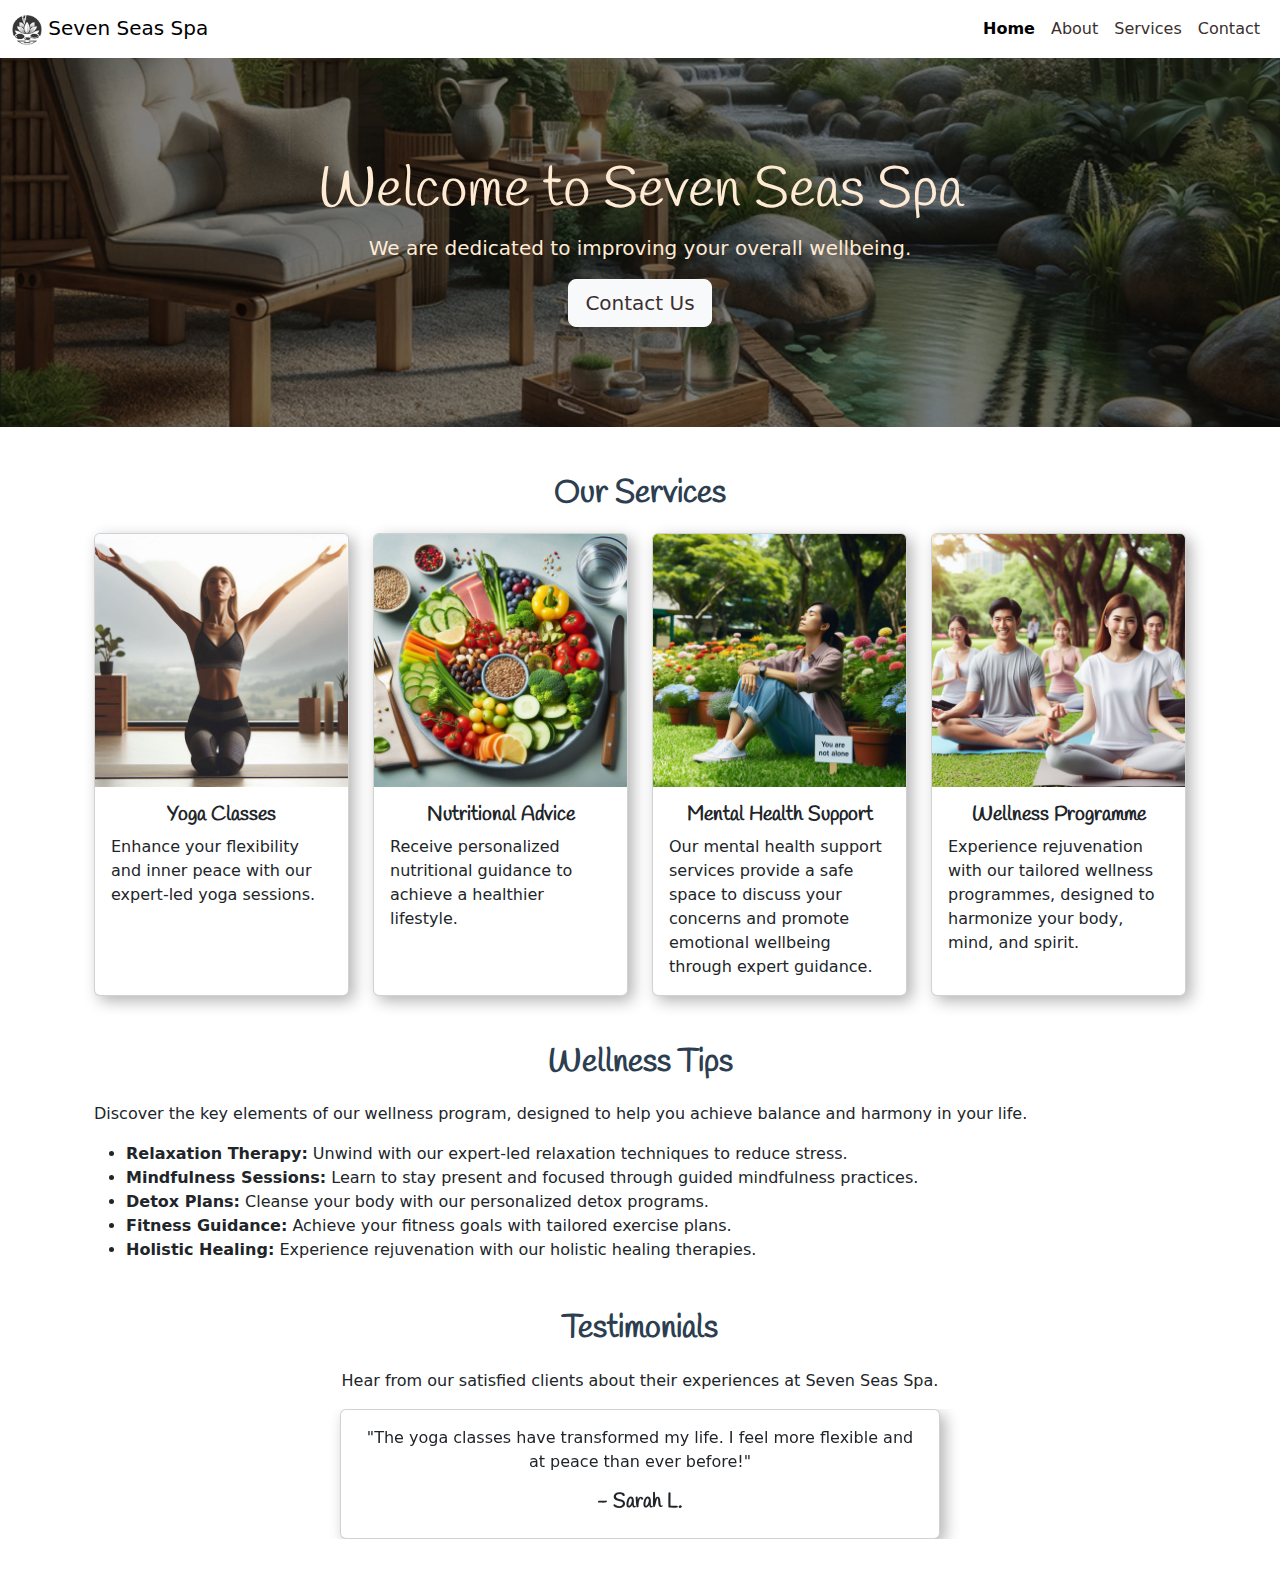
<file: index.html>
<!DOCTYPE html>
<html lang="en">

<head>
    <meta charset="UTF-8">
    <meta name="viewport" content="width=device-width, initial-scale=1.0">
    <link href="https://cdn.jsdelivr.net/npm/bootstrap@5.3.3/dist/css/bootstrap.min.css" rel="stylesheet"
        integrity="sha384-QWTKZyjpPEjISv5WaRU9OFeRpok6YctnYmDr5pNlyT2bRjXh0JMhjY6hW+ALEwIH" crossorigin="anonymous">
    <link href="https://fonts.googleapis.com/css2?family=Handlee&display=swap" rel="stylesheet">
    <title>Seven Seas Spa</title>
<link rel="stylesheet" href="assets/css/styles.css">
  
</head>

<body>
<!-- Nav Section -->
    <nav class="navbar navbar-expand-lg navbar-light bg-white navbar-custom">
        <div class="container-fluid">
            <a class="navbar-brand" href="#">
                <img src="assets/images/logo.png" alt="Logo" width="30" height="30">
                Seven Seas Spa
            </a>
            <button class="navbar-toggler" type="button" data-bs-toggle="collapse" data-bs-target="#navbarNav"
                aria-controls="navbarNav" aria-expanded="false" aria-label="Toggle navigation">
                <span class="navbar-toggler-icon"></span>
            </button>
            <div class="collapse navbar-collapse" id="navbarNav">
                <ul class="navbar-nav ms-auto">
                    <li class="nav-item">
                        <a class="nav-link active" aria-current="page" href="#">Home</a>
                    </li>
                    <li class="nav-item">
                        <a class="nav-link" href="#">About</a>
                    </li>
                    <li class="nav-item">
                        <a class="nav-link" href="#">Services</a>
                    </li>
                    <li class="nav-item">
                        <a class="nav-link" href="#">Contact</a>
                    </li>
                </ul>
            </div>
        </div>
    </nav>
<!-- Hero section -->
 <header class="hero-section text-center">
    <div class="container-fluid">
        <h1 class="display-4">Welcome to Seven Seas Spa</h1>
        <p class="lead">We are dedicated to improving your overall wellbeing.</p>
        <a href="#" class="btn btn-light btn-lg">Contact Us</a>
    </div>
</header>

    <!-- Main Section -->
     <main class=" container my-5">
        <div class="container">
    <!-- Services section -->
    <section class="my-5">
        <h2 class="Display-5">Our Services</h2>
        <div class="row row-cols-1 row-cols-md-2 row-cols-lg-4 g-4">
            <div class="col">
                <div class="card h-100">
                    <img src="assets/images/yoga.png" class="card-img-top" alt="Yoga class session with a serene background">
                    <div class="card-body">
                        <h5 class="card-title">Yoga Classes</h5>
                        <p class="card-text">Enhance your flexibility and inner peace with our expert-led yoga sessions.</p>
                    </div>
                </div>
            </div>
            <div class="col">
                <div class="card h-100">
                    <img src="assets/images/nutrition.png" class="card-img-top" alt="A variety of fresh and healthy food items representing nutritional advice">
                    <div class="card-body">
                        <h5 class="card-title">Nutritional Advice</h5>
                        <p class="card-text">Receive personalized nutritional guidance to achieve a healthier lifestyle.</p>
                    </div>
                </div>
            </div>
            <div class="col">
                <div class="card h-100">
                    <img src="assets/images/mental_health.png" class="card-img-top" alt="A peaceful person in a nature scene symbolizing mental health support and tranquility">
                    <div class="card-body">
                        <h5 class="card-title">Mental Health Support</h5>
                        <p class="card-text">Our mental health support services provide a safe space to discuss your concerns and promote emotional wellbeing through expert guidance.</p>
                    </div>
                </div>
            </div>
            <div class="col">
                <div class="card h-100">
                    <img src="assets/images/wellness.png" class="card-img-top" alt="A serene setting with people meditation representing relaxation and wellness">
                    <div class="card-body">
                        <h5 class="card-title">Wellness Programme</h5>
                        <p class="card-text">Experience rejuvenation with our tailored wellness programmes, designed to harmonize your body, mind, and spirit.</p>
                    </div>
                </div>
            </div>
        </div>
    </section>
    
<!-- Wellness Section -->
<section class="my-5">
    <h2 class="Display-5">Wellness Tips</h2>
    <p>Discover the key elements of our wellness program, designed to help you achieve balance and harmony in your life.</p>
    <ul>
        <li><strong>Relaxation Therapy:</strong> Unwind with our expert-led relaxation techniques to reduce stress.</li>
        <li><strong>Mindfulness Sessions:</strong> Learn to stay present and focused through guided mindfulness practices.</li>
        <li><strong>Detox Plans:</strong> Cleanse your body with our personalized detox programs.</li>
        <li><strong>Fitness Guidance:</strong> Achieve your fitness goals with tailored exercise plans.</li>
        <li><strong>Holistic Healing:</strong> Experience rejuvenation with our holistic healing therapies.</li>
    </ul>
</section>

<!-- Testimonial Section -->
<section class="my-5">
    <h2 class="Display-5 text-center">Testimonials</h2>
    <p class="text-center">Hear from our satisfied clients about their experiences at Seven Seas Spa.</p>
    <div id="testimonialCarousel" class="carousel slide" data-bs-ride="carousel">
        <div class="carousel-inner">
            <div class="carousel-item active">
                <div class="card h-100 text-center mx-auto" style="max-width: 600px;">
                    <div class="card-body">
                        <p class="card-text">"The yoga classes have transformed my life. I feel more flexible and at peace than ever before!"</p>
                        <h5 class="card-title">- Sarah L.</h5>
                    </div>
                </div>
            </div>
            <div class="carousel-item">
                <div class="card h-100 text-center mx-auto" style="max-width: 600px;">
                    <div class="card-body">
                        <p class="card-text">"The wellness program helped me achieve a perfect balance between my mind and body."</p>
                        <h5 class="card-title">- John D.</h5>
                    </div>
                </div>
            </div>
            <div class="carousel-item">
                <div class="card h-100 text-center mx-auto" style="max-width: 600px;">
                    <div class="card-body">
                        <p class="card-text">"The relaxation therapy sessions are a must-try. I’ve never felt so rejuvenated!"</p>
                        <h5 class="card-title">- Emily R.</h5>
                    </div>
                </div>
            </div>
        </div>
        <!-- Carousel Controls -->
        <button class="carousel-control-prev" type="button" data-bs-target="#testimonialCarousel" data-bs-slide="prev">
            <span class="carousel-control-prev-icon" aria-hidden="true"></span>
            <span class="visually-hidden">Previous</span>
        </button>
        <button class="carousel-control-next" type="button" data-bs-target="#testimonialCarousel" data-bs-slide="next">
            <span class="carousel-control-next-icon" aria-hidden="true"></span>
            <span class="visually-hidden">Next</span>
        </button>
    </div>
</section>
</div>
</main>
    <!-- Bootstrap JS Link -->
    <script src="https://cdn.jsdelivr.net/npm/bootstrap@5.3.3/dist/js/bootstrap.bundle.min.js"
        integrity="sha384-YvpcrYf0tY3lHB60NNkmXc5s9fDVZLESaAA55NDzOxhy9GkcIdslK1eN7N6jIeHz"
        crossorigin="anonymous"></script>
</body>

</html>
</file>
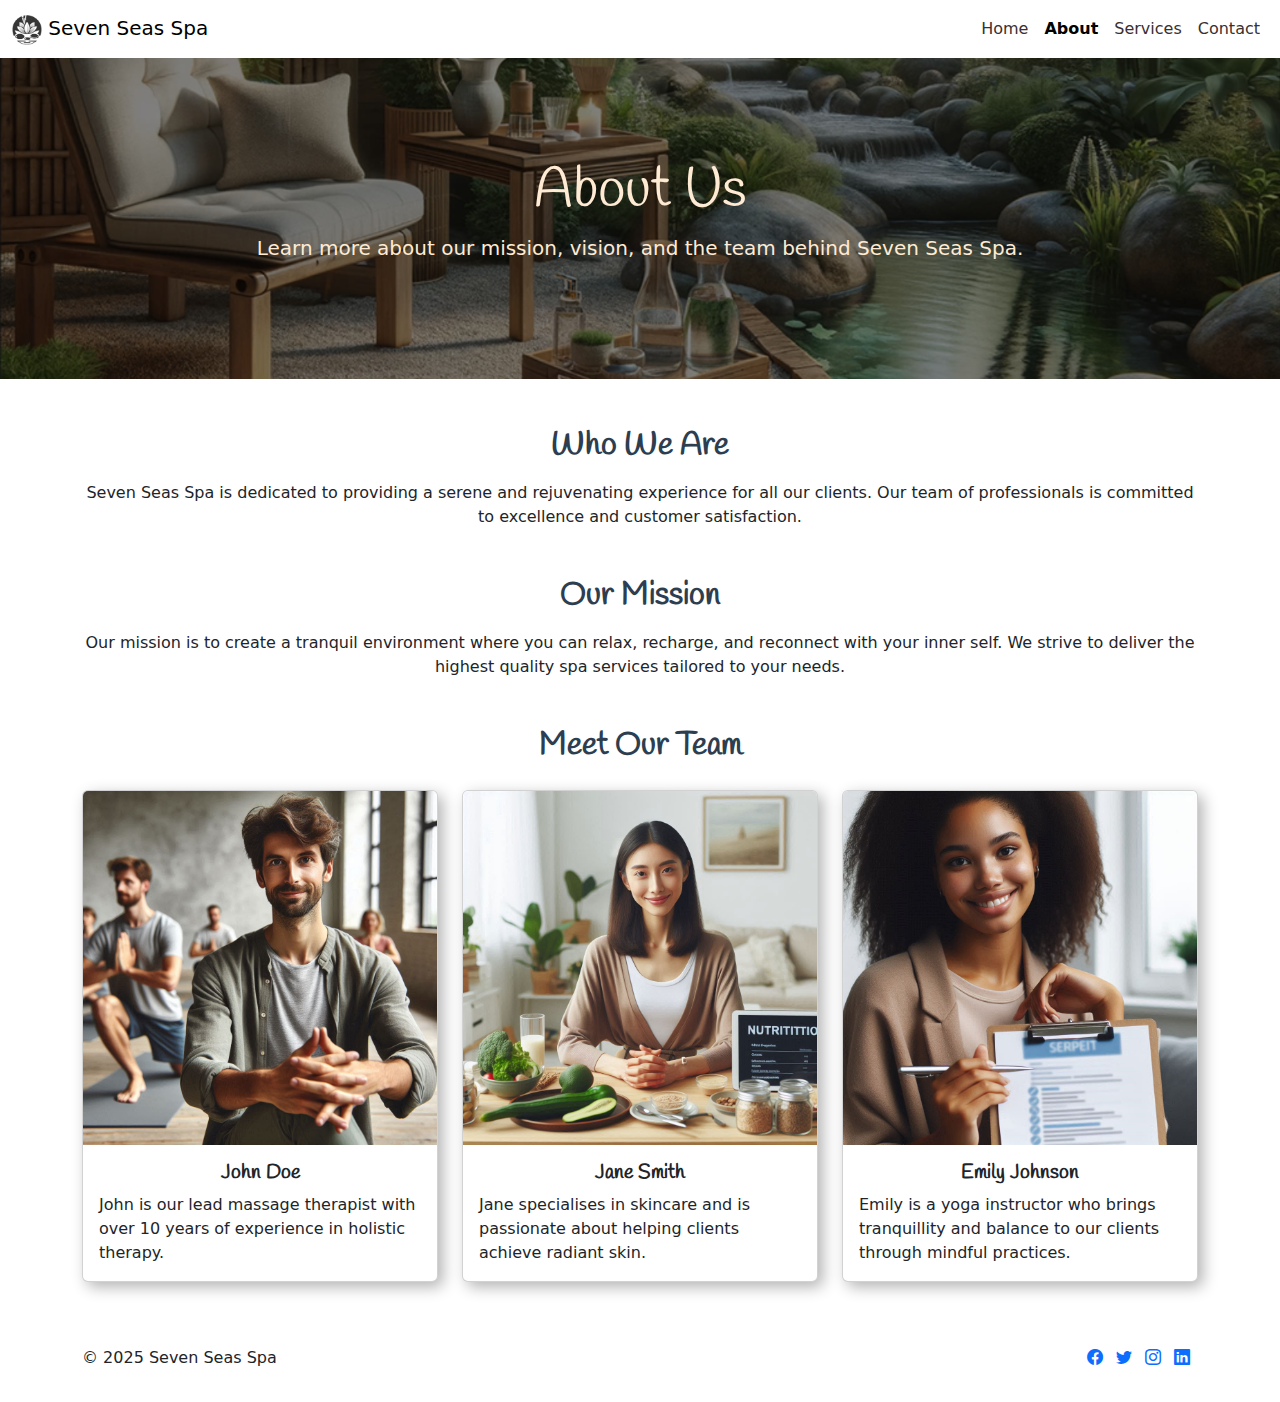
<file: about.html>
<!DOCTYPE html>
<html lang="en">

<head>
    <meta charset="UTF-8">
    <meta name="viewport" content="width=device-width, initial-scale=1.0">
    <!-- Favicon link -->
    <link rel="apple-touch-icon" sizes="180x180" href="assets/images/apple-touch-icon.png">
    <link rel="icon" type="image/png" sizes="32x32" href="assets/images/favicon-32x32.png">
    <link rel="icon" type="image/png" sizes="16x16" href="assets/images/favicon-16x16.png">
    <link rel="manifest" href="assets/images/site.webmanifest">
    <!-- Bootstrap CSS Link -->
    <link href="https://cdn.jsdelivr.net/npm/bootstrap@5.3.3/dist/css/bootstrap.min.css" rel="stylesheet"
        integrity="sha384-QWTKZyjpPEjISv5WaRU9OFeRpok6YctnYmDr5pNlyT2bRjXh0JMhjY6hW+ALEwIH" crossorigin="anonymous">
    <!-- Font Google font Link -->
    <link href="https://fonts.googleapis.com/css2?family=Handlee&display=swap" rel="stylesheet">
    <!-- Font Awsome Link -->
    <link href="https://cdn.jsdelivr.net/npm/bootstrap-icons/font/bootstrap-icons.css" rel="stylesheet">
    <title>About - Seven Seas Spa</title>
    <link rel="stylesheet" href="assets/css/styles.css">
</head>

<body>
    <!-- Nav Section -->
    <nav class="navbar navbar-expand-lg navbar-light bg-white navbar-custom">
        <div class="container-fluid">
            <a class="navbar-brand" href="#">
                <img src="assets/images/logo.png" alt="Logo" width="30" height="30">
                Seven Seas Spa
            </a>
            <button class="navbar-toggler" type="button" data-bs-toggle="collapse" data-bs-target="#navbarNav"
                aria-controls="navbarNav" aria-expanded="false" aria-label="Toggle navigation">
                <span class="navbar-toggler-icon"></span>
            </button>
            <div class="collapse navbar-collapse" id="navbarNav">
                <ul class="navbar-nav ms-auto">
                    <li class="nav-item">
                        <a class="nav-link" href="index.html">Home</a>
                    </li>
                    <li class="nav-item">
                        <a class="nav-link active" aria-current="page" href="about.html">About</a>
                    </li>
                    <li class="nav-item">
                        <a class="nav-link" href="services.html">Services</a>
                    </li>
                    <li class="nav-item">
                        <a class="nav-link" href="contact.html">Contact</a>
                    </li>
                </ul>
            </div>
        </div>
    </nav>

   <!-- Hero Section -->
   <header class="hero-section text-center">
    <div class="container-fluid">
        <h1 class="display-4">About Us</h1>
        <p class="lead">Learn more about our mission, vision, and the team behind Seven Seas Spa.</p>
    </div>
</header>
    <!-- Main Section -->
    <main class="container my-5">
        <!-- Who We Are Section -->
        <section class="mb-5">
            <h2 class="text-center mb-3">Who We Are</h2>
            <p class="text-center">Seven Seas Spa is dedicated to providing a serene and rejuvenating experience for all our clients. Our team of professionals is committed to excellence and customer satisfaction.</p>
        </section>

        <!-- Our Mission Section -->
        <section class="mb-5">
            <h2 class="text-center mb-3">Our Mission</h2>
            <p class="text-center">Our mission is to create a tranquil environment where you can relax, recharge, and reconnect with your inner self. We strive to deliver the highest quality spa services tailored to your needs.</p>
        </section>

        <!-- Team Section with Cards -->
        <section>
            <h2 class="text-center mb-4">Meet Our Team</h2>
            <div class="row row-cols-1 row-cols-md-3 g-4">
                <div class="col">
                    <div class="card h-100">
                        <img src="assets/images/john_doe.png" class="card-img-top" alt="Team Member 1">
                        <div class="card-body">
                            <h5 class="card-title">John Doe</h5>
                            <p class="card-text">John is our lead massage therapist with over 10 years of experience in holistic therapy.</p></div>
                    </div>
                </div>
                <div class="col">
                    <div class="card h-100">
                        <img src="assets/images/jane_smith.png" class="card-img-top" alt="Team Member 2">
                        <div class="card-body">
                            <h5 class="card-title">Jane Smith</h5>
                            <p class="card-text">Jane specialises in skincare and is passionate about helping clients achieve radiant skin.</p></div>
                    </div>
                </div>
                <div class="col">
                    <div class="card h-100">
                        <img src="assets/images/emily_johnson.png" class="card-img-top" alt="Team Member 3">
                        <div class="card-body">
                            <h5 class="card-title">Emily Johnson</h5>
                            <p class="card-text">Emily is a yoga instructor who brings tranquillity and balance to our clients through mindful practices.</p>
                        </div>
                    </div>
                </div>
            </div>
        </section>
    </main>

    <!-- Footer -->
    <footer class="footer text-center text-lg-start py-3 mt-auto">
        <div class="container">
            <div class="row">
                <div class="col-md-6 text-md-start mb-3 mb-md-0">
                    <h2 class="visually-hidden">Copyright Information</h2>
                    <p>© 2025 Seven Seas Spa</p>
                </div>
                <div class="col-md-6 text-md-end">
                    <h2 class="visually-hidden">Follow us on Social Media</h2>
                    <a href="https://www.facebook.com/Code.InstituteIRL/" target="_blank" rel="noopener noreferrer"
                        aria-label="Visit our Facebook page (Opens in a new Tab)" class="me-2"><i class="bi bi-facebook"></i></a>
                    <a href="https://x.com/codeinstitute" target="_blank" rel="noopener noreferrer"
                        aria-label="Follow us on Twitter (Opens in a new Tab)" class="me-2"><i class="bi bi-twitter"></i></a>
                    <a href="https://www.instagram.com/codeinstitute/" target="_blank" rel="noopener noreferrer"
                        aria-label="Follow us on Instagram (Opens in a new Tab)" class="me-2"><i class="bi bi-instagram"></i></a>
                    <a href="https://www.linkedin.com/school/code-institute/" target="_blank" rel="noopener noreferrer"
                        aria-label="Connect with us on LinkedIn (Opens in a new Tab)" class="me-2"><i class="bi bi-linkedin"></i></a>
                </div>
            </div>
        </div>
    </footer>

    <!-- Bootstrap JS Link -->
    <script src="https://cdn.jsdelivr.net/npm/bootstrap@5.3.3/dist/js/bootstrap.bundle.min.js"
        integrity="sha384-YvpcrYf0tY3lHB60NNkmXc5s9fDVZLESaAA55NDzOxhy9GkcIdslK1eN7N6jIeHz"
        crossorigin="anonymous"></script>
</body>

</html>
</file>
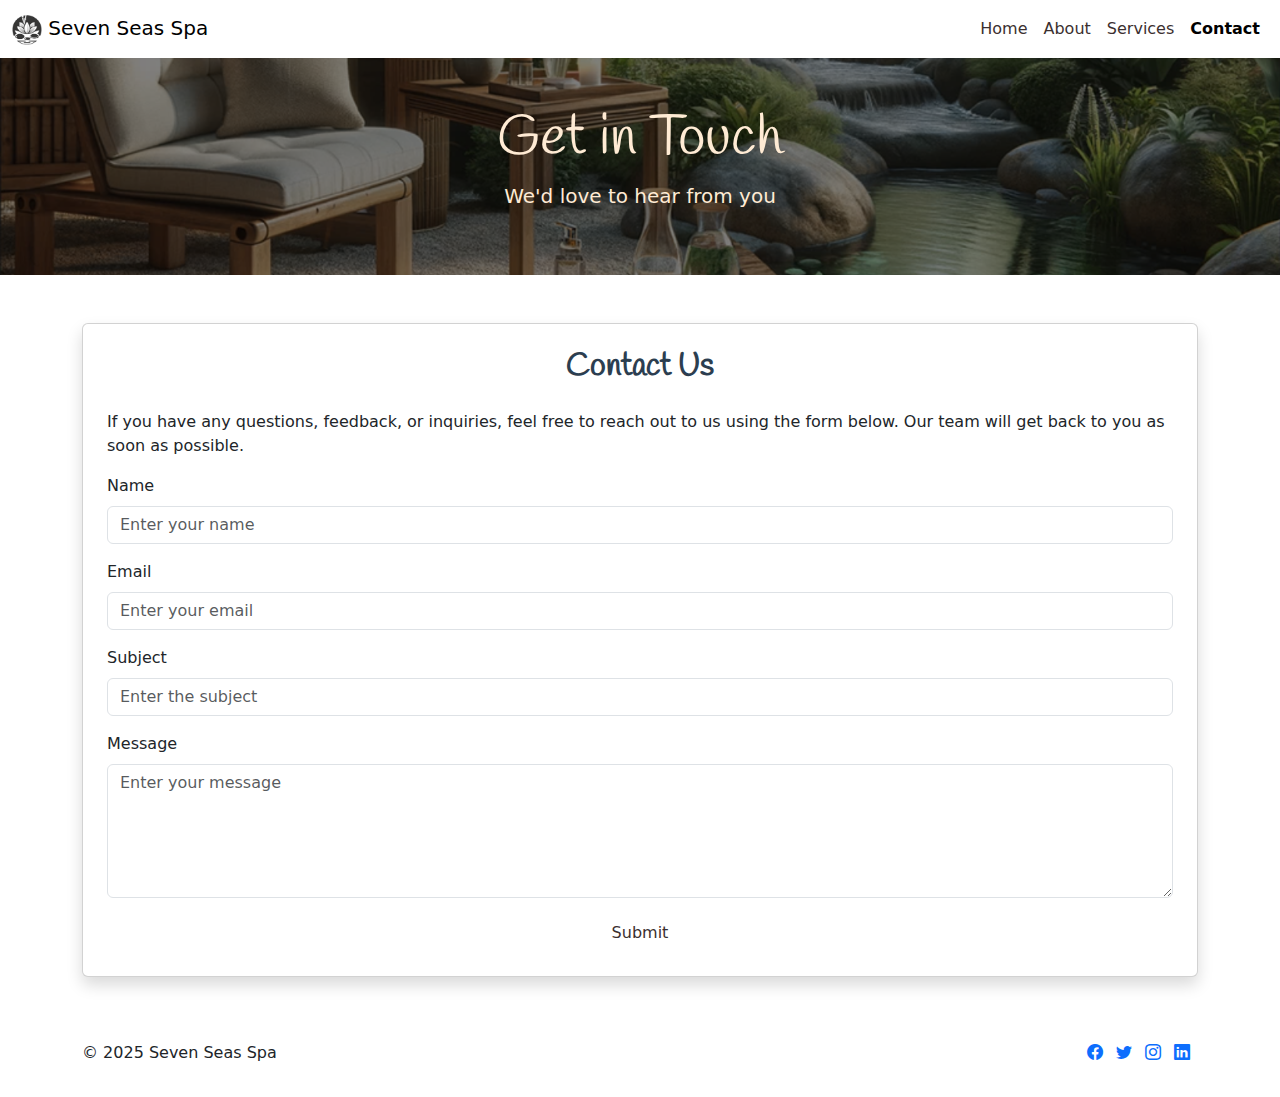
<file: contact.html>
<!DOCTYPE html>
<html lang="en">

<head>
    <meta charset="UTF-8">
    <meta name="viewport" content="width=device-width, initial-scale=1.0">
    <!-- Favicon link -->
    <link rel="apple-touch-icon" sizes="180x180" href="assets/images/apple-touch-icon.png">
    <link rel="icon" type="image/png" sizes="32x32" href="assets/images/favicon-32x32.png">
    <link rel="icon" type="image/png" sizes="16x16" href="assets/images/favicon-16x16.png">
    <link rel="manifest" href="assets/images/site.webmanifest">
    <!-- Bootstrap CSS Link -->
    <link href="https://cdn.jsdelivr.net/npm/bootstrap@5.3.3/dist/css/bootstrap.min.css" rel="stylesheet"
        integrity="sha384-QWTKZyjpPEjISv5WaRU9OFeRpok6YctnYmDr5pNlyT2bRjXh0JMhjY6hW+ALEwIH" crossorigin="anonymous">
    <!-- Font Google font Link -->
    <link href="https://fonts.googleapis.com/css2?family=Handlee&display=swap" rel="stylesheet">
    <!-- Font Awsome Link -->
    <link href="https://cdn.jsdelivr.net/npm/bootstrap-icons/font/bootstrap-icons.css" rel="stylesheet">
    <title>Seven Seas Spa</title>
    <link rel="stylesheet" href="assets/css/styles.css">
</head>

<body>
    <!-- Nav Section -->
    <nav class="navbar navbar-expand-lg navbar-light bg-white navbar-custom">
        <div class="container-fluid">
            <a class="navbar-brand" href="#">
                <img src="assets/images/logo.png" alt="Logo" width="30" height="30">
                Seven Seas Spa
            </a>
            <button class="navbar-toggler" type="button" data-bs-toggle="collapse" data-bs-target="#navbarNav"
                aria-controls="navbarNav" aria-expanded="false" aria-label="Toggle navigation">
                <span class="navbar-toggler-icon"></span>
            </button>
            <div class="collapse navbar-collapse" id="navbarNav">
                <ul class="navbar-nav ms-auto">
                    <li class="nav-item">
                        <a class="nav-link" href="index.html">Home</a>
                    </li>
                    <li class="nav-item">
                        <a class="nav-link" href="about.html">About</a>
                    </li>
                    <li class="nav-item">
                        <a class="nav-link" href="services.html">Services</a>
                    </li>
                    <li class="nav-item">
                        <a class="nav-link active" aria-current="page" href="contact.html">Contact</a>
                    </li>
                </ul>
            </div>
        </div>
    </nav>

    <!-- Hero Section -->
    <header class="hero-section text-center py-5 bg-light">
        <div class="container-fluid">
            <h1 class="display-4">Get in Touch</h1>
            <p class="lead">We'd love to hear from you</p>
        </div>
    </header>

    <!-- Main Section -->
    <main class="container my-5">
        <div class="card shadow p-4">
            <h2 class="text-center mb-4">Contact Us</h2>
            <p>If you have any questions, feedback, or inquiries, feel free to reach out to us using the form below. Our team will get back to you as soon as possible.</p>
            <form action="thankyou.html">
                <div class="mb-3">
                    <label for="name" class="form-label">Name</label>
                    <input type="text" class="form-control" id="name" placeholder="Enter your name" required>
                </div>
                <div class="mb-3">
                    <label for="email" class="form-label">Email</label>
                    <input type="email" class="form-control" id="email" placeholder="Enter your email" required>
                </div>
                <div class="mb-3">
                    <label for="subject" class="form-label">Subject</label>
                    <input type="text" class="form-control" id="subject" placeholder="Enter the subject" required>
                </div>
                <div class="mb-3">
                    <label for="message" class="form-label">Message</label>
                    <textarea class="form-control" id="message" rows="5" placeholder="Enter your message" required></textarea>
                </div>
                <div class="text-center">
                    <button type="submit" class="btn btn-custom">Submit</button>
                </div>
            </form>
        </div>
    </main>

    <!-- Footer -->
    <footer class="footer text-center text-lg-start py-3 mt-auto">
        <div class="container">
            <div class="row">
                <div class="col-md-6 text-md-start mb-3 mb-md-0">
                    <h2 class="visually-hidden">Copyright Information</h2>
                    <p>© 2025 Seven Seas Spa</p>
                </div>
                <div class="col-md-6 text-md-end">
                    <h2 class="visually-hidden">Follow us on Social Media</h2>
                    <a href="https://www.facebook.com/Code.InstituteIRL/" target="_blank" rel="noopener noreferrer"
                        aria-label="Visit our Facebook page (Opens in a new Tab)" class="me-2"><i class="bi bi-facebook"></i></a>
                    <a href="https://x.com/codeinstitute" target="_blank" rel="noopener noreferrer"
                        aria-label="Follow us on Twitter (Opens in a new Tab)" class="me-2"><i class="bi bi-twitter"></i></a>
                    <a href="https://www.instagram.com/codeinstitute/" target="_blank" rel="noopener noreferrer"
                        aria-label="Follow us on Instagram (Opens in a new Tab)" class="me-2"><i class="bi bi-instagram"></i></a>
                    <a href="https://www.linkedin.com/school/code-institute/" target="_blank" rel="noopener noreferrer"
                        aria-label="Connect with us on LinkedIn (Opens in a new Tab)" class="me-2"><i class="bi bi-linkedin"></i></a>
                </div>
            </div>
        </div>
    </footer>

    <!-- Bootstrap JS Link -->
    <script src="https://cdn.jsdelivr.net/npm/bootstrap@5.3.3/dist/js/bootstrap.bundle.min.js"
        integrity="sha384-YvpcrYf0tY3lHB60NNkmXc5s9fDVZLESaAA55NDzOxhy9GkcIdslK1eN7N6jIeHz"
        crossorigin="anonymous"></script>
</body>

</html>
</file>
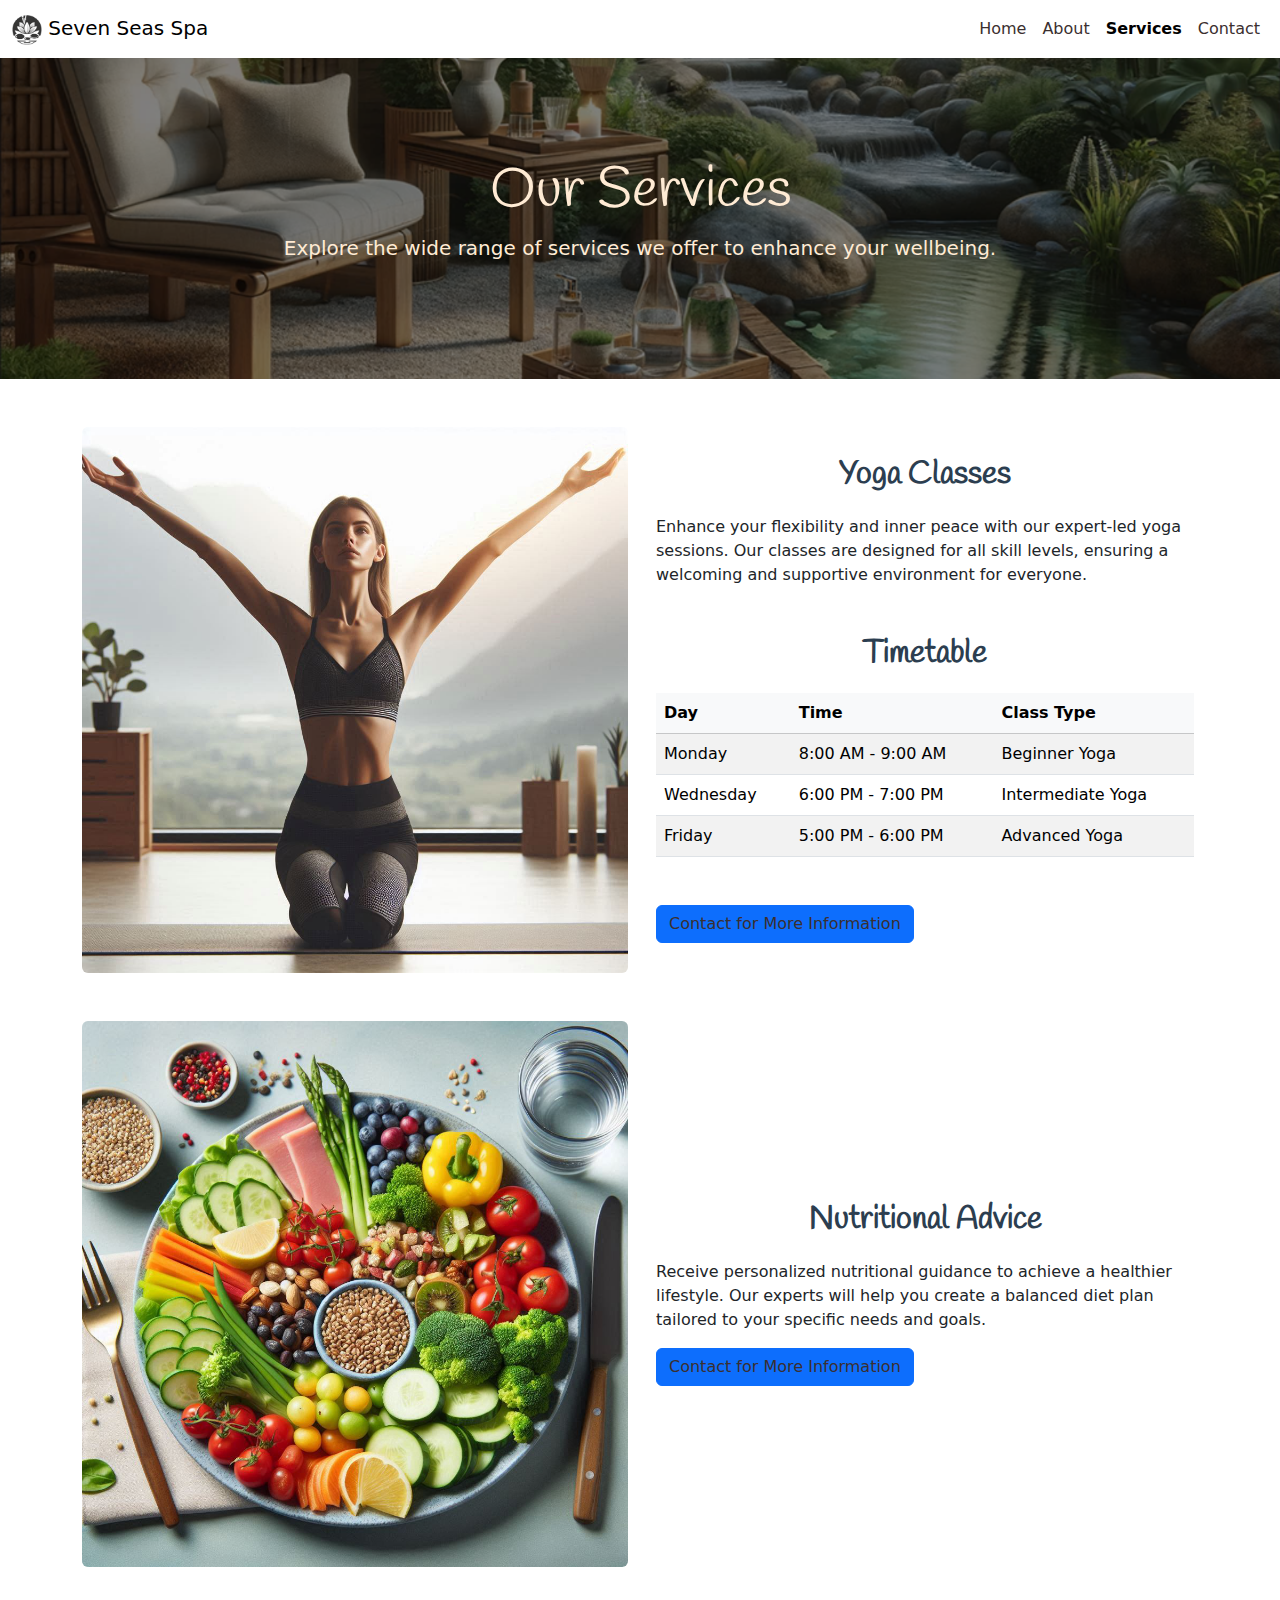
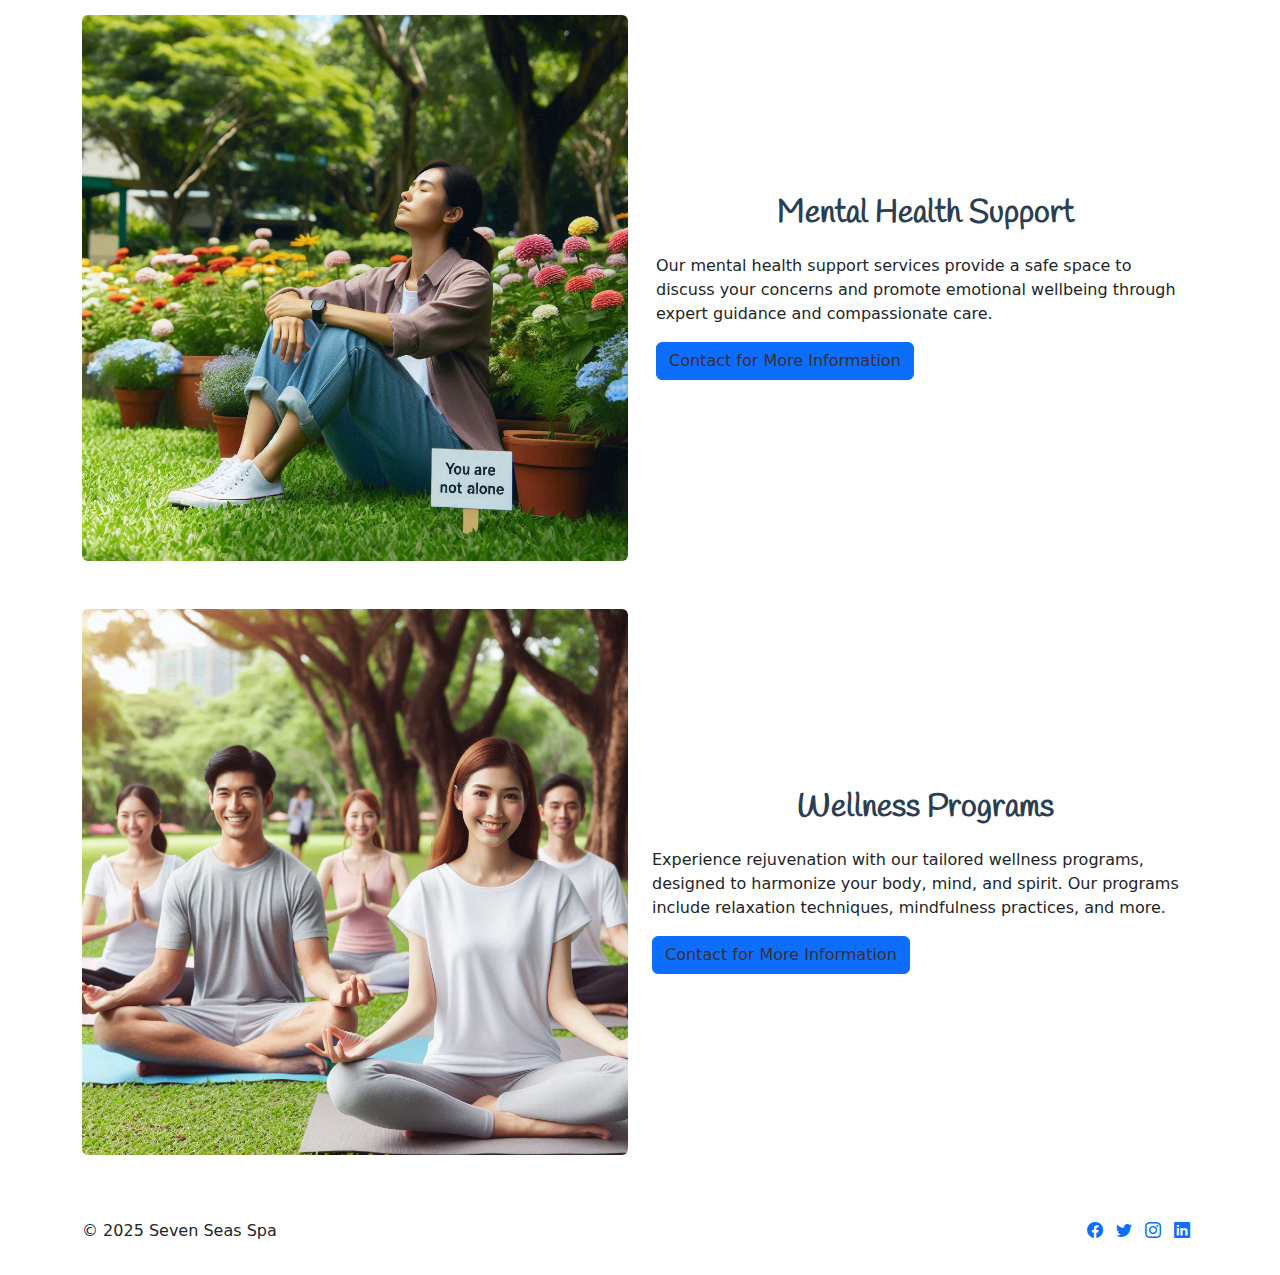
<file: services.html>
<!DOCTYPE html>
<html lang="en">

<head>
    <meta charset="UTF-8">
    <meta name="viewport" content="width=device-width, initial-scale=1.0">
    <!-- Favicon link -->
    <link rel="apple-touch-icon" sizes="180x180" href="assets/images/apple-touch-icon.png">
    <link rel="icon" type="image/png" sizes="32x32" href="assets/images/favicon-32x32.png">
    <link rel="icon" type="image/png" sizes="16x16" href="assets/images/favicon-16x16.png">
    <link rel="manifest" href="assets/images/site.webmanifest">
    <!-- Bootstrap CSS Link -->
    <link href="https://cdn.jsdelivr.net/npm/bootstrap@5.3.3/dist/css/bootstrap.min.css" rel="stylesheet"
        integrity="sha384-QWTKZyjpPEjISv5WaRU9OFeRpok6YctnYmDr5pNlyT2bRjXh0JMhjY6hW+ALEwIH" crossorigin="anonymous">
    <!-- Font Google font Link -->
    <link href="https://fonts.googleapis.com/css2?family=Handlee&display=swap" rel="stylesheet">
    <!-- Font Awsome Link -->
    <link href="https://cdn.jsdelivr.net/npm/bootstrap-icons/font/bootstrap-icons.css" rel="stylesheet">
    <title>Services - Seven Seas Spa</title>
    <link rel="stylesheet" href="assets/css/styles.css">
</head>

<body>
    <!-- Nav Section -->
    <nav class="navbar navbar-expand-lg navbar-light bg-white navbar-custom">
        <div class="container-fluid">
            <a class="navbar-brand" href="#">
                <img src="assets/images/logo.png" alt="Logo" width="30" height="30">
                Seven Seas Spa
            </a>
            <button class="navbar-toggler" type="button" data-bs-toggle="collapse" data-bs-target="#navbarNav"
                aria-controls="navbarNav" aria-expanded="false" aria-label="Toggle navigation">
                <span class="navbar-toggler-icon"></span>
            </button>
            <div class="collapse navbar-collapse" id="navbarNav">
                <ul class="navbar-nav ms-auto">
                    <li class="nav-item">
                        <a class="nav-link" href="index.html">Home</a>
                    </li>
                    <li class="nav-item">
                        <a class="nav-link" href="about.html">About</a>
                    </li>
                    <li class="nav-item">
                        <a class="nav-link active" aria-current="page" href="services.html">Services</a>
                    </li>
                    <li class="nav-item">
                        <a class="nav-link" href="contact.html">Contact</a>
                    </li>
                </ul>
            </div>
        </div>
    </nav>

    <!-- Hero Section -->
    <header class="hero-section text-center">
        <div class="container-fluid">
            <h1 class="display-4">Our Services</h1>
            <p class="lead">Explore the wide range of services we offer to enhance your wellbeing.</p>
        </div>
    </header>

    <!-- Main Section -->
    <main class="container my-5">
        <!-- Yoga Classes Section -->
        <section class="my-5">
            <div class="row align-items-center gy-3">  <!--gy-3 adds vertical spacing between all elements in the card-->     
                <div class="col-md-6">
                    <img src="assets/images/yoga.png" class="img-fluid rounded" alt="Yoga class session with a serene background">
                </div>
                <div class="col-md-6 px-3 py-2">
                    <h2>Yoga Classes</h2>
                    <p>Enhance your flexibility and inner peace with our expert-led yoga sessions. Our classes are designed for all skill levels, ensuring a welcoming and supportive environment for everyone.</p>
                    <!-- Timetable Section -->
                    <section class="my-5">
                    <h2 class="text-center">Timetable</h2>
    <table class="table table-borderedless table-striped">
        <thead class="table-light">
            <tr>
                <th>Day</th>
                <th>Time</th>
                <th>Class Type</th>
            </tr>
        </thead>
        <tbody>
            <tr>
                <td>Monday</td>
                <td>8:00 AM - 9:00 AM</td>
                <td>Beginner Yoga</td>
            </tr>
            <tr>
                <td>Wednesday</td>
                <td>6:00 PM - 7:00 PM</td>
                <td>Intermediate Yoga</td>
            </tr>
            <tr>
                <td>Friday</td>
                <td>5:00 PM - 6:00 PM</td>
                <td>Advanced Yoga</td>
            </tr>
        </tbody>
    </table>
</section>
                    <a href="contact.html" class="btn btn-primary">Contact for More Information</a>
                </div>
            </div>
        </section>
    
        <!-- Nutritional Advice Section -->
        <section class="my-5">
            <div class="row align-items-center gy-3">
                <div class="col-md-6">
                    <img src="assets/images/nutrition.png" class="img-fluid rounded" alt="A variety of fresh and healthy food items representing nutritional advice">
                </div>
                <div class="col-md-6 px-3 py-2">
                    <h2>Nutritional Advice</h2>
                    <p>Receive personalized nutritional guidance to achieve a healthier lifestyle. Our experts will help you create a balanced diet plan tailored to your specific needs and goals.</p>
                    <a href="contact.html" class="btn btn-primary">Contact for More Information</a>
                </div>
            </div>
        </section>
    
        <!-- Mental Health Support Section -->
        <section class="my-5">
            <div class="row align-items-center gy-3">
                <div class="col-md-6">
                    <img src="assets/images/mental_health.png" class="img-fluid rounded" alt="A peaceful person in a nature scene symbolizing mental health support and tranquility">
                </div>
                <div class="col-md-6 px-3 py-2">
                    <h2>Mental Health Support</h2>
                    <p>Our mental health support services provide a safe space to discuss your concerns and promote emotional wellbeing through expert guidance and compassionate care.</p>
                    <a href="contact.html" class="btn btn-primary">Contact for More Information</a>
                </div>
            </div>
        </section>
    
        <!-- Wellness Programs Section -->
        <section class="my-5">
            <div class="row align-items-center gy-3">
                <div class="col-md-6">
                    <img src="assets/images/wellness.png" class="img-fluid rounded" alt="A serene setting with people meditating representing relaxation and wellness">
                </div>
                <div class="col-md-6">
                    <h2>Wellness Programs</h2>
                    <p>Experience rejuvenation with our tailored wellness programs, designed to harmonize your body, mind, and spirit. Our programs include relaxation techniques, mindfulness practices, and more.</p>
                    <a href="contact.html" class="btn btn-primary">Contact for More Information</a>
                </div>
            </div>
        </section>
    </main>

    <!-- Footer -->
    <footer class="footer text-center text-lg-start py-3 mt-auto">
        <div class="container">
            <div class="row">
                <div class="col-md-6 text-md-start mb-3 mb-md-0">
                    <h2 class="visually-hidden">Copyright Information</h2>
                    <p>© 2025 Seven Seas Spa</p>
                </div>
                <div class="col-md-6 text-md-end">
                    <h2 class="visually-hidden">Follow us on Social Media</h2>
                    <a href="https://www.facebook.com/Code.InstituteIRL/" target="_blank" rel="noopener noreferrer"
                        aria-label="Visit our Facebook page (Opens in a new Tab)" class="me-2"><i class="bi bi-facebook"></i></a>
                    <a href="https://x.com/codeinstitute" target="_blank" rel="noopener noreferrer"
                        aria-label="Follow us on Twitter (Opens in a new Tab)" class="me-2"><i class="bi bi-twitter"></i></a>
                    <a href="https://www.instagram.com/codeinstitute/" target="_blank" rel="noopener noreferrer"
                        aria-label="Follow us on Instagram (Opens in a new Tab)" class="me-2"><i class="bi bi-instagram"></i></a>
                    <a href="https://www.linkedin.com/school/code-institute/" target="_blank" rel="noopener noreferrer"
                        aria-label="Connect with us on LinkedIn (Opens in a new Tab)" class="me-2"><i class="bi bi-linkedin"></i></a>
                </div>
            </div>
        </div>
    </footer>

    <!-- Bootstrap JS Link -->
    <script src="https://cdn.jsdelivr.net/npm/bootstrap@5.3.3/dist/js/bootstrap.bundle.min.js"
        integrity="sha384-YvpcrYf0tY3lHB60NNkmXc5s9fDVZLESaAA55NDzOxhy9GkcIdslK1eN7N6jIeHz"
        crossorigin="anonymous"></script>
</body>

</html>
</file>
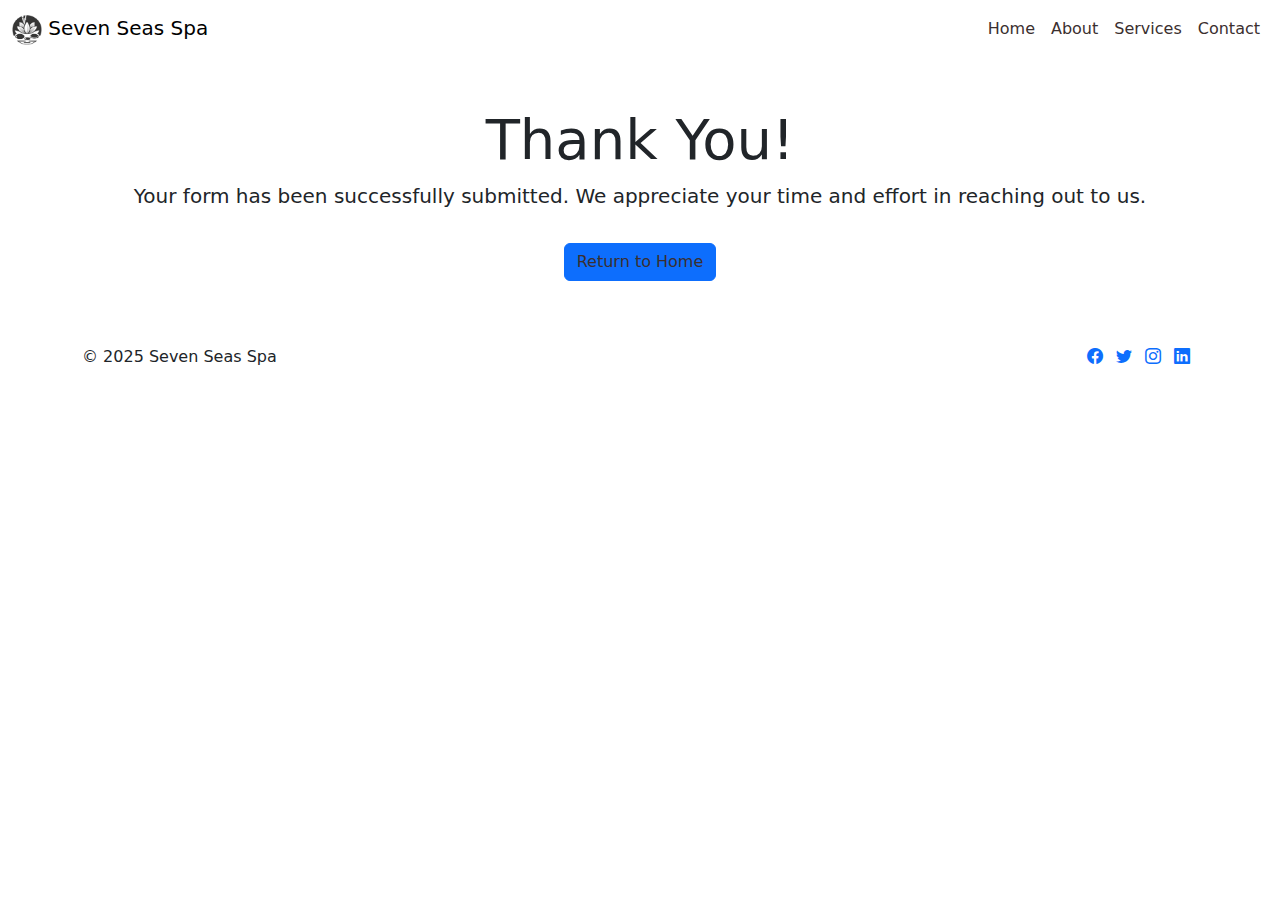
<file: thankyou.html>
<!DOCTYPE html>
<html lang="en">

<head>
    <meta charset="UTF-8">
    <meta name="viewport" content="width=device-width, initial-scale=1.0">
    <!-- Favicon link -->
    <link rel="apple-touch-icon" sizes="180x180" href="assets/images/apple-touch-icon.png">
    <link rel="icon" type="image/png" sizes="32x32" href="assets/images/favicon-32x32.png">
    <link rel="icon" type="image/png" sizes="16x16" href="assets/images/favicon-16x16.png">
    <link rel="manifest" href="assets/images/site.webmanifest">
    <!-- Bootstrap CSS Link -->
    <link href="https://cdn.jsdelivr.net/npm/bootstrap@5.3.3/dist/css/bootstrap.min.css" rel="stylesheet"
        integrity="sha384-QWTKZyjpPEjISv5WaRU9OFeRpok6YctnYmDr5pNlyT2bRjXh0JMhjY6hW+ALEwIH" crossorigin="anonymous">
    <!-- Font Google font Link -->
    <link href="https://fonts.googleapis.com/css2?family=Handlee&display=swap" rel="stylesheet">
    <!-- Font Awsome Link -->
    <link href="https://cdn.jsdelivr.net/npm/bootstrap-icons/font/bootstrap-icons.css" rel="stylesheet">
    <title>Thank You - Seven Seas Spa</title>
    <link rel="stylesheet" href="assets/css/styles.css">
</head>

<body>
    <!-- Nav Section -->
    <nav class="navbar navbar-expand-lg navbar-light bg-white navbar-custom">
        <div class="container-fluid">
            <a class="navbar-brand" href="#">
                <img src="assets/images/logo.png" alt="Logo" width="30" height="30">
                Seven Seas Spa
            </a>
            <button class="navbar-toggler" type="button" data-bs-toggle="collapse" data-bs-target="#navbarNav"
                aria-controls="navbarNav" aria-expanded="false" aria-label="Toggle navigation">
                <span class="navbar-toggler-icon"></span>
            </button>
            <div class="collapse navbar-collapse" id="navbarNav">
                <ul class="navbar-nav ms-auto">
                    <li class="nav-item">
                        <a class="nav-link" href="index.html">Home</a>
                    </li>
                    <li class="nav-item">
                        <a class="nav-link" href="about.html">About</a>
                    </li>
                    <li class="nav-item">
                        <a class="nav-link" href="services.html">Services</a>
                    </li>
                    <li class="nav-item">
                        <a class="nav-link" href="contact.html">Contact</a>
                    </li>
                </ul>
            </div>
        </div>
    </nav>

    <!-- Main Section -->
    <main class="container my-5 text-center">
        <h1 class="display-4">Thank You!</h1>
        <p class="lead">Your form has been successfully submitted. We appreciate your time and effort in reaching out to us.</p>
        <a href="index.html" class="btn btn-primary mt-3">Return to Home</a>
    </main>

    <!-- Footer -->
    <footer class="footer text-center text-lg-start py-3 mt-auto">
        <div class="container">
            <div class="row">
                <div class="col-md-6 text-md-start mb-3 mb-md-0">
                    <h2 class="visually-hidden">Copyright Information</h2>
                    <p>© 2025 Seven Seas Spa</p>
                </div>
                <div class="col-md-6 text-md-end">
                    <h2 class="visually-hidden">Follow us on Social Media</h2>
                    <a href="https://www.facebook.com/Code.InstituteIRL/" target="_blank" rel="noopener noreferrer"
                        aria-label="Visit our Facebook page (Opens in a new Tab)" class="me-2"><i class="bi bi-facebook"></i></a>
                    <a href="https://x.com/codeinstitute" target="_blank" rel="noopener noreferrer"
                        aria-label="Follow us on Twitter (Opens in a new Tab)" class="me-2"><i class="bi bi-twitter"></i></a>
                    <a href="https://www.instagram.com/codeinstitute/" target="_blank" rel="noopener noreferrer"
                        aria-label="Follow us on Instagram (Opens in a new Tab)" class="me-2"><i class="bi bi-instagram"></i></a>
                    <a href="https://www.linkedin.com/school/code-institute/" target="_blank" rel="noopener noreferrer"
                        aria-label="Connect with us on LinkedIn (Opens in a new Tab)" class="me-2"><i class="bi bi-linkedin"></i></a>
                </div>
            </div>
        </div>
    </footer>

    <!-- Bootstrap JS Link -->
    <script src="https://cdn.jsdelivr.net/npm/bootstrap@5.3.3/dist/js/bootstrap.bundle.min.js"
        integrity="sha384-YvpcrYf0tY3lHB60NNkmXc5s9fDVZLESaAA55NDzOxhy9GkcIdslK1eN7N6jIeHz"
        crossorigin="anonymous"></script>
</body>

</html>
</file>
<file: assets/css/styles.css>
/* Apply consistent styles to h1, h2, and h5 */
h2, h5 {
    font-family: 'Handlee', cursive; /* Use the Handlee font */
    color: #2c3e50; /* Set a dark blue color */
    margin-bottom: 20px; /* Add spacing below the headings */
    font-weight: bold; /* Make the text bold */
    text-align: center;
    
}

.navbar-custom {
    color: #3B2F2F;
}

.navbar-custom .nav-link {
    color: #3B2F2F;
}

.navbar-custom .nav-link.active {
    font-weight: bold;
}

.hero-section {
    background: linear-gradient(rgba(0, 0, 0, 0.5), rgba(0, 0, 0, 0.5)), url('../images/hero.png') no-repeat center center;
    background-size: cover;
    color: #FFEBD4;
    padding: 100px 0;
}

.hero-section h1 {
    font-family: 'Handlee', cursive;
}

.btn {
    color: #3B2F2F;
}

/* Services section */
.card {
    box-shadow: 5px 5px 15px rgba(0, 0, 0, 0.3); /* Right bottom shadow */
    transition: transform 0.3s, box-shadow 0.3s; /* Smooth hover effect */
}

.card:hover {
    transform: translateY(-5px); /* Slight lift on hover */
    box-shadow: 8px 8px 20px rgba(0, 0, 0, 0.4); /* Enhanced shadow on hover */
}
</file>
